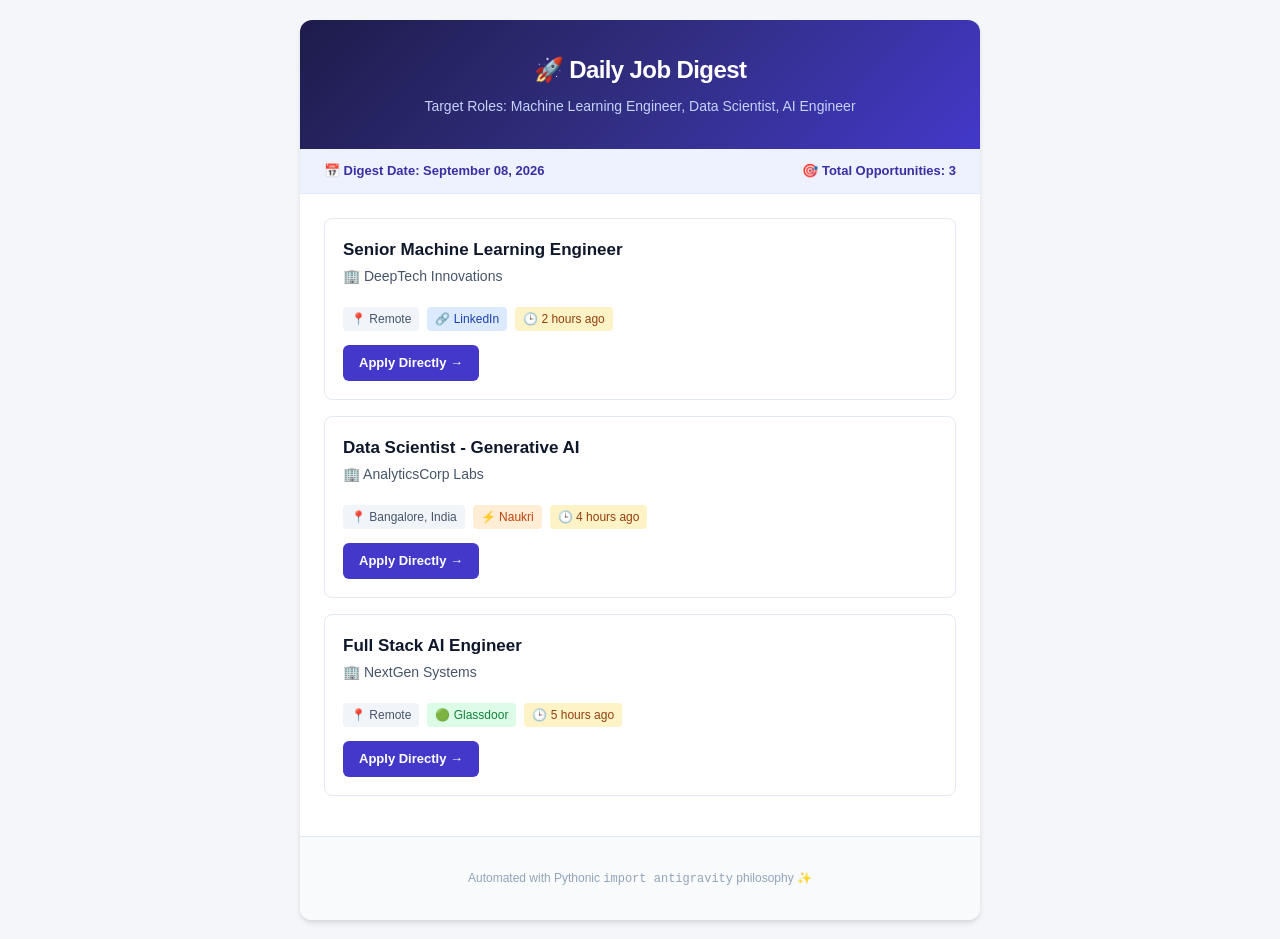
<file: digest_preview.html>
<!DOCTYPE html>
<html lang="en">
<head>
    <meta charset="UTF-8">
    <meta name="viewport" content="width=device-width, initial-scale=1.0">
    <title>Daily Job Digest</title>
    <style>
        body {
            font-family: -apple-system, BlinkMacSystemFont, 'Segoe UI', Roboto, Helvetica, Arial, sans-serif;
            background-color: #f4f6f9;
            color: #1e293b;
            margin: 0;
            padding: 20px;
            line-height: 1.5;
        }
        .container {
            max-width: 680px;
            margin: 0 auto;
            background: #ffffff;
            border-radius: 12px;
            overflow: hidden;
            box-shadow: 0 4px 6px -1px rgba(0, 0, 0, 0.1), 0 2px 4px -1px rgba(0, 0, 0, 0.06);
        }
        .header {
            background: linear-gradient(135deg, #1e1b4b 0%, #312e81 50%, #4338ca 100%);
            color: #ffffff;
            padding: 32px 24px;
            text-align: center;
        }
        .header h1 {
            margin: 0 0 8px 0;
            font-size: 24px;
            font-weight: 700;
            letter-spacing: -0.025em;
        }
        .header p {
            margin: 0;
            color: #c7d2fe;
            font-size: 14px;
        }
        .stats-bar {
            background: #eef2ff;
            padding: 12px 24px;
            border-bottom: 1px solid #e0e7ff;
            display: flex;
            justify-content: space-between;
            align-items: center;
            font-size: 13px;
            color: #3730a3;
            font-weight: 600;
        }
        .content {
            padding: 24px;
        }
        .job-card {
            border: 1px solid #e2e8f0;
            border-radius: 8px;
            padding: 18px;
            margin-bottom: 16px;
            background-color: #ffffff;
            transition: border-color 0.2s ease;
        }
        .job-header {
            display: flex;
            justify-content: space-between;
            align-items: flex-start;
            margin-bottom: 8px;
        }
        .job-title {
            font-size: 17px;
            font-weight: 600;
            color: #0f172a;
            margin: 0 0 4px 0;
        }
        .company-name {
            font-size: 14px;
            color: #475569;
            font-weight: 500;
            margin: 0 0 12px 0;
        }
        .meta-tags {
            display: flex;
            gap: 8px;
            flex-wrap: wrap;
            margin-bottom: 14px;
            font-size: 12px;
        }
        .badge {
            padding: 3px 8px;
            border-radius: 4px;
            font-weight: 500;
        }
        .badge-source {
            background-color: #e0f2fe;
            color: #0369a1;
        }
        .badge-linkedin { background-color: #dbeafe; color: #1e40af; }
        .badge-naukri { background-color: #ffedd5; color: #c2410c; }
        .badge-glassdoor { background-color: #dcfce7; color: #15803d; }
        .badge-location { background-color: #f1f5f9; color: #475569; }
        .badge-time { background-color: #fef3c7; color: #92400e; }
        
        .cta-button {
            display: inline-block;
            background-color: #4338ca;
            color: #ffffff !important;
            text-decoration: none;
            padding: 8px 16px;
            border-radius: 6px;
            font-size: 13px;
            font-weight: 600;
            text-align: center;
        }
        .footer {
            background-color: #f8fafc;
            padding: 20px;
            text-align: center;
            font-size: 12px;
            color: #94a3b8;
            border-top: 1px solid #e2e8f0;
        }
    </style>
</head>
<body>
    <div class="container">
        <div class="header">
            <h1>🚀 Daily Job Digest</h1>
            <p>Target Roles: Machine Learning Engineer, Data Scientist, AI Engineer</p>
        </div>

        <div class="stats-bar">
            <span>📅 Digest Date: September 08, 2026</span>
            <span>🎯 Total Opportunities: 3</span>
        </div>

        <div class="content">
            
                
                <div class="job-card">
                    <div class="job-header">
                        <div>
                            <h2 class="job-title">Senior Machine Learning Engineer</h2>
                            <div class="company-name">🏢 DeepTech Innovations</div>
                        </div>
                    </div>

                    <div class="meta-tags">
                        <span class="badge badge-location">📍 Remote</span>
                        
                            <span class="badge badge-linkedin">🔗 LinkedIn</span>
                        
                        <span class="badge badge-time">🕒 2 hours ago</span>
                    </div>

                    <a href="https://www.linkedin.com/jobs/view/1001" target="_blank" class="cta-button">Apply Directly &rarr;</a>
                </div>
                
                <div class="job-card">
                    <div class="job-header">
                        <div>
                            <h2 class="job-title">Data Scientist - Generative AI</h2>
                            <div class="company-name">🏢 AnalyticsCorp Labs</div>
                        </div>
                    </div>

                    <div class="meta-tags">
                        <span class="badge badge-location">📍 Bangalore, India</span>
                        
                            <span class="badge badge-naukri">⚡ Naukri</span>
                        
                        <span class="badge badge-time">🕒 4 hours ago</span>
                    </div>

                    <a href="https://www.naukri.com/job-listings-1002" target="_blank" class="cta-button">Apply Directly &rarr;</a>
                </div>
                
                <div class="job-card">
                    <div class="job-header">
                        <div>
                            <h2 class="job-title">Full Stack AI Engineer</h2>
                            <div class="company-name">🏢 NextGen Systems</div>
                        </div>
                    </div>

                    <div class="meta-tags">
                        <span class="badge badge-location">📍 Remote</span>
                        
                            <span class="badge badge-glassdoor">🟢 Glassdoor</span>
                        
                        <span class="badge badge-time">🕒 5 hours ago</span>
                    </div>

                    <a href="https://www.glassdoor.com/job-listing/1003" target="_blank" class="cta-button">Apply Directly &rarr;</a>
                </div>
                
            
        </div>

        <div class="footer">
            <p>Automated with Pythonic <code>import antigravity</code> philosophy ✨</p>
        </div>
    </div>
</body>
</html>
</file>
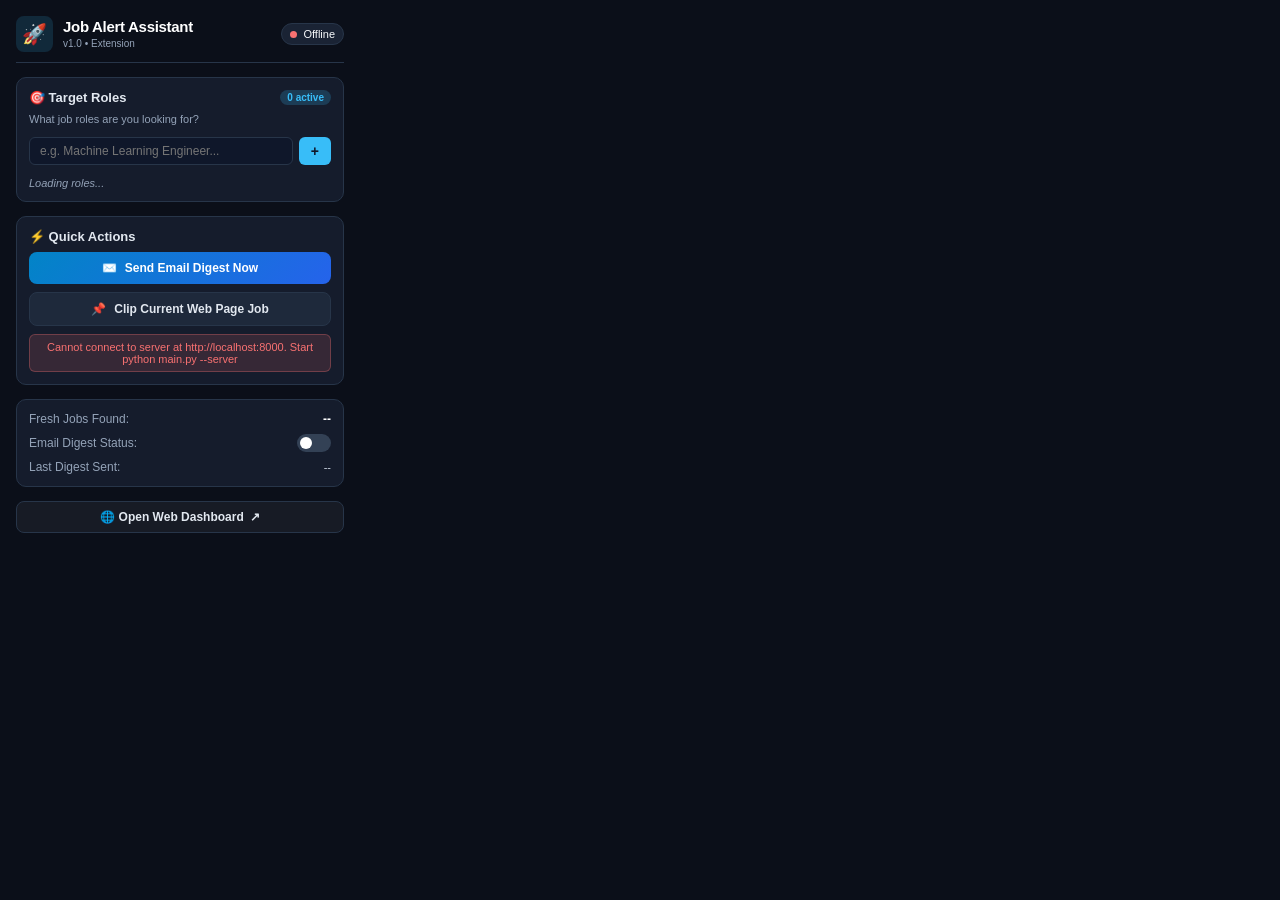
<file: extension/popup.html>
<!DOCTYPE html>
<html lang="en">
<head>
  <meta charset="UTF-8">
  <title>Job Target & Alert Assistant</title>
  <link rel="stylesheet" href="popup.css">
</head>
<body>
  <div class="popup-container">
    <!-- Header -->
    <header class="header">
      <div class="brand">
        <div class="brand-icon">🚀</div>
        <div>
          <h2>Job Alert Assistant</h2>
          <span class="version">v1.0 • Extension</span>
        </div>
      </div>
      <div class="status-pill" id="server-status">
        <span class="dot offline"></span>
        <span id="status-text">Connecting...</span>
      </div>
    </header>

    <!-- Roles Section -->
    <section class="card">
      <div class="card-header">
        <h3>🎯 Target Roles</h3>
        <span class="badge" id="role-count">0 active</span>
      </div>
      <p class="subtitle">What job roles are you looking for?</p>
      
      <div class="role-input-group">
        <input type="text" id="new-role-input" placeholder="e.g. Machine Learning Engineer...">
        <button id="add-role-btn" class="btn-primary">+</button>
      </div>

      <div class="tags-container" id="roles-tags-list">
        <span class="placeholder-text">Loading roles...</span>
      </div>
    </section>

    <!-- Quick Actions -->
    <section class="card actions-card">
      <h3>⚡ Quick Actions</h3>
      <div class="button-stack">
        <button id="trigger-mail-btn" class="btn-action btn-mail">
          <span class="icon">✉️</span>
          <span>Send Email Digest Now</span>
        </button>
        <button id="clip-job-btn" class="btn-action btn-clip">
          <span class="icon">📌</span>
          <span>Clip Current Web Page Job</span>
        </button>
      </div>
      <div id="action-feedback" class="feedback-msg hidden"></div>
    </section>

    <!-- App Stats & Status -->
    <section class="card stats-card">
      <div class="stat-row">
        <span>Fresh Jobs Found:</span>
        <strong id="stat-total-jobs">--</strong>
      </div>
      <div class="stat-row">
        <span>Email Digest Status:</span>
        <label class="switch">
          <input type="checkbox" id="email-toggle">
          <span class="slider round"></span>
        </label>
      </div>
      <div class="stat-row">
        <span>Last Digest Sent:</span>
        <span id="stat-last-digest" class="time-text">--</span>
      </div>
    </section>

    <!-- Footer -->
    <footer class="footer">
      <button id="open-dashboard-btn" class="btn-dashboard">
        <span>🌐 Open Web Dashboard</span>
        <span class="arrow">↗</span>
      </button>
    </footer>
  </div>

  <script src="popup.js"></script>
</body>
</html>
</file>
<file: extension/popup.css>
:root {
  --bg-main: #0b0f19;
  --bg-card: #151c2c;
  --bg-card-hover: #1e293b;
  --primary: #38bdf8;
  --primary-hover: #0284c7;
  --accent: #818cf8;
  --text-main: #f8fafc;
  --text-muted: #94a3b8;
  --border-color: #273549;
  --success: #34d399;
  --warning: #fbbf24;
  --danger: #f87171;
}

* {
  box-sizing: border-box;
  margin: 0;
  padding: 0;
  font-family: -apple-system, BlinkMacSystemFont, 'Segoe UI', Roboto, Helvetica, Arial, sans-serif;
}

body {
  width: 360px;
  background-color: var(--bg-main);
  color: var(--text-main);
  font-size: 13px;
  overflow-x: hidden;
}

.popup-container {
  padding: 16px;
  display: flex;
  flex-direction: column;
  gap: 14px;
}

/* Header */
.header {
  display: flex;
  justify-content: space-between;
  align-items: center;
  padding-bottom: 10px;
  border-bottom: 1px solid var(--border-color);
}

.brand {
  display: flex;
  align-items: center;
  gap: 10px;
}

.brand-icon {
  font-size: 20px;
  background: rgba(56, 189, 248, 0.15);
  padding: 6px;
  border-radius: 8px;
}

.brand h2 {
  font-size: 15px;
  font-weight: 700;
  color: #fff;
  letter-spacing: -0.3px;
}

.version {
  font-size: 10px;
  color: var(--text-muted);
  font-weight: 500;
}

.status-pill {
  display: flex;
  align-items: center;
  gap: 6px;
  font-size: 11px;
  background: rgba(30, 41, 59, 0.8);
  padding: 4px 8px;
  border-radius: 12px;
  border: 1px solid var(--border-color);
}

.dot {
  width: 7px;
  height: 7px;
  border-radius: 50%;
  background-color: var(--warning);
}

.dot.online {
  background-color: var(--success);
  box-shadow: 0 0 8px var(--success);
}

.dot.offline {
  background-color: var(--danger);
}

/* Card Container */
.card {
  background: var(--bg-card);
  border: 1px solid var(--border-color);
  border-radius: 10px;
  padding: 12px;
  display: flex;
  flex-direction: column;
  gap: 8px;
}

.card-header {
  display: flex;
  justify-content: space-between;
  align-items: center;
}

.card h3 {
  font-size: 13px;
  font-weight: 600;
  color: #e2e8f0;
}

.subtitle {
  font-size: 11px;
  color: var(--text-muted);
}

.badge {
  background: rgba(56, 189, 248, 0.2);
  color: var(--primary);
  font-size: 10px;
  padding: 2px 7px;
  border-radius: 10px;
  font-weight: 600;
}

/* Role Input & Tags */
.role-input-group {
  display: flex;
  gap: 6px;
  margin-top: 4px;
}

.role-input-group input {
  flex: 1;
  background: #0f172a;
  border: 1px solid var(--border-color);
  border-radius: 6px;
  padding: 6px 10px;
  color: #fff;
  font-size: 12px;
  outline: none;
  transition: border-color 0.2s;
}

.role-input-group input:focus {
  border-color: var(--primary);
}

.btn-primary {
  background: var(--primary);
  color: #0f172a;
  border: none;
  border-radius: 6px;
  padding: 0 12px;
  font-weight: 700;
  font-size: 14px;
  cursor: pointer;
  transition: background 0.2s;
}

.btn-primary:hover {
  background: var(--primary-hover);
}

.tags-container {
  display: flex;
  flex-wrap: wrap;
  gap: 6px;
  max-height: 110px;
  overflow-y: auto;
  padding-top: 4px;
}

.placeholder-text {
  font-size: 11px;
  color: var(--text-muted);
  font-style: italic;
}

.tag-chip {
  display: inline-flex;
  align-items: center;
  gap: 4px;
  background: rgba(129, 140, 248, 0.15);
  border: 1px solid rgba(129, 140, 248, 0.3);
  color: #c7d2fe;
  font-size: 11px;
  padding: 4px 8px;
  border-radius: 6px;
  font-weight: 500;
}

.tag-chip .remove-btn {
  cursor: pointer;
  color: var(--text-muted);
  font-size: 12px;
  font-weight: bold;
  line-height: 1;
  margin-left: 2px;
}

.tag-chip .remove-btn:hover {
  color: var(--danger);
}

/* Button Actions */
.button-stack {
  display: flex;
  flex-direction: column;
  gap: 8px;
}

.btn-action {
  display: flex;
  align-items: center;
  justify-content: center;
  gap: 8px;
  padding: 9px 12px;
  border-radius: 8px;
  font-size: 12px;
  font-weight: 600;
  cursor: pointer;
  border: none;
  transition: all 0.2s ease;
}

.btn-mail {
  background: linear-gradient(135deg, #0284c7, #2563eb);
  color: #ffffff;

}

.btn-mail:hover {
  opacity: 0.9;
  transform: translateY(-1px);
}

.btn-clip {
  background: #1e293b;
  color: #e2e8f0;
  border: 1px solid var(--border-color);
}

.btn-clip:hover {
  background: #334155;
  color: #fff;
}

.feedback-msg {
  font-size: 11px;
  padding: 6px 8px;
  border-radius: 6px;
  text-align: center;
}

.feedback-msg.success {
  background: rgba(52, 211, 153, 0.15);
  color: var(--success);
  border: 1px solid rgba(52, 211, 153, 0.3);
}

.feedback-msg.error {
  background: rgba(248, 113, 113, 0.15);
  color: var(--danger);
  border: 1px solid rgba(248, 113, 113, 0.3);
}

.hidden {
  display: none !important;
}

/* Stats Card */
.stat-row {
  display: flex;
  justify-content: space-between;
  align-items: center;
  font-size: 12px;
  color: var(--text-muted);
}

.stat-row strong {
  color: #fff;
}

.time-text {
  font-size: 11px;
  color: #cbd5e1;
}

/* Toggle Switch */
.switch {
  position: relative;
  display: inline-block;
  width: 34px;
  height: 18px;
}

.switch input {
  opacity: 0;
  width: 0;
  height: 0;
}

.slider {
  position: absolute;
  cursor: pointer;
  top: 0; left: 0; right: 0; bottom: 0;
  background-color: #334155;
  transition: .3s;
}

.slider.round {
  border-radius: 18px;
}

.slider.round:before {
  border-radius: 50%;
}

.slider:before {
  position: absolute;
  content: "";
  height: 12px;
  width: 12px;
  left: 3px;
  bottom: 3px;
  background-color: white;
  transition: .3s;
}

input:checked + .slider {
  background-color: var(--primary);
}

input:checked + .slider:before {
  transform: translateX(16px);
}

/* Footer Dashboard Button */
.btn-dashboard {
  width: 100%;
  display: flex;
  align-items: center;
  justify-content: center;
  gap: 6px;
  background: rgba(255, 255, 255, 0.05);
  border: 1px solid var(--border-color);
  color: #e2e8f0;
  padding: 8px;
  border-radius: 8px;
  font-size: 12px;
  font-weight: 600;
  cursor: pointer;
  transition: background 0.2s;
}

.btn-dashboard:hover {
  background: rgba(56, 189, 248, 0.1);
  color: var(--primary);
  border-color: var(--primary);
}
</file>
